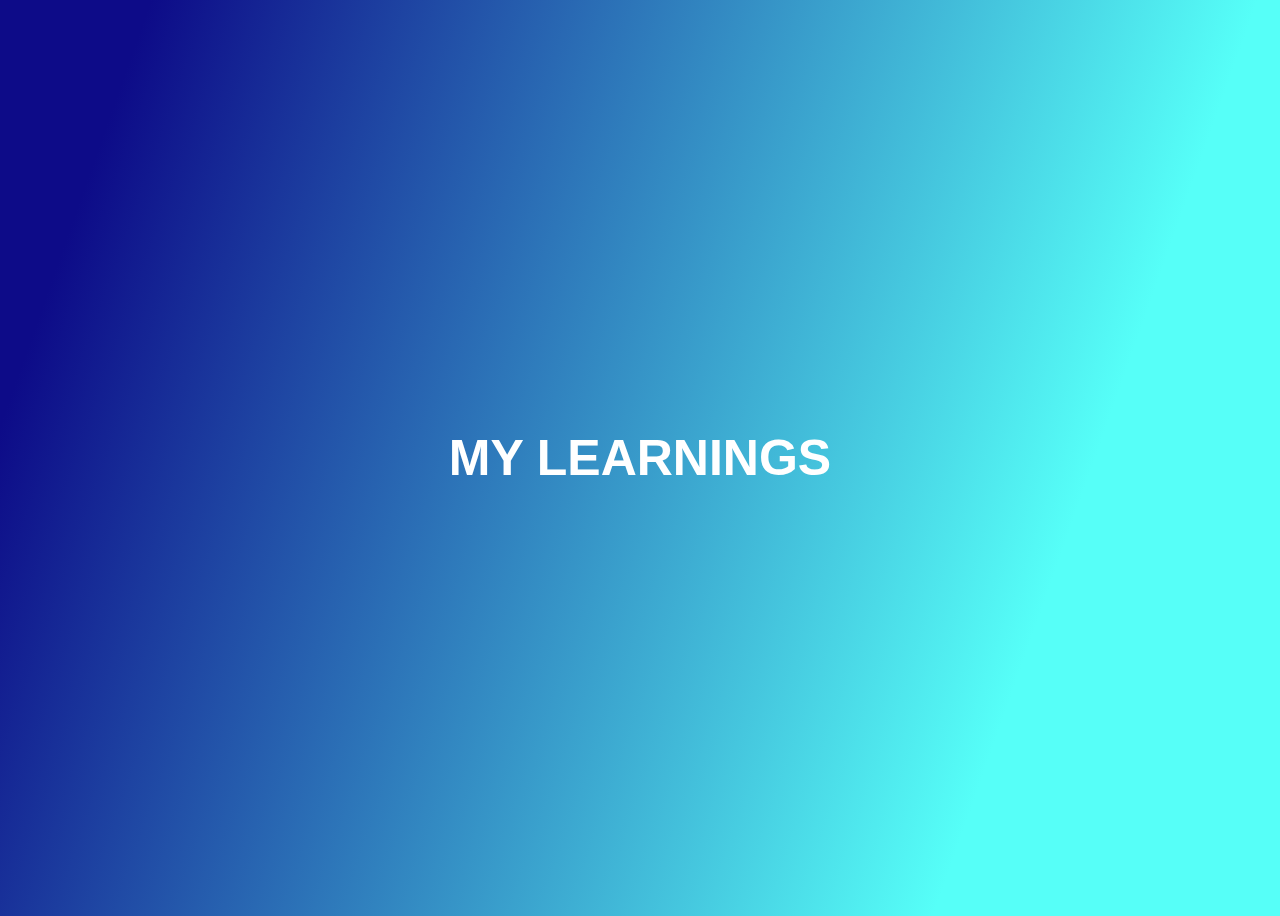
<file: index.html>
<!DOCTYPE html>
<html lang="en">

<head>
    <meta charset="UTF-8" />
    <meta name="viewport" content="width=device-width, initial-scale=1.0" />
    <meta http-equiv="X-UA-Compatible" content="ie=edge" />
    <title>JavaScript Fundamentals – Part 1</title>
    <style>
        body {
            height: 100vh;
            display: flex;
            align-items: center;
            background: linear-gradient(109.5deg, rgb(13, 11, 136) 9.4%, rgb(86, 255, 248) 78.4%);
        }

        h1 {
            font-family: sans-serif;
            font-size: 50px;
            line-height: 1.3;
            width: 100%;
            padding: 30px;
            text-align: center;
            color: white;
        }
    </style>
</head>

<body>
    <h1>MY LEARNINGS</h1>

    <script src = "script.js"></script>
</body>

</html>
</file>
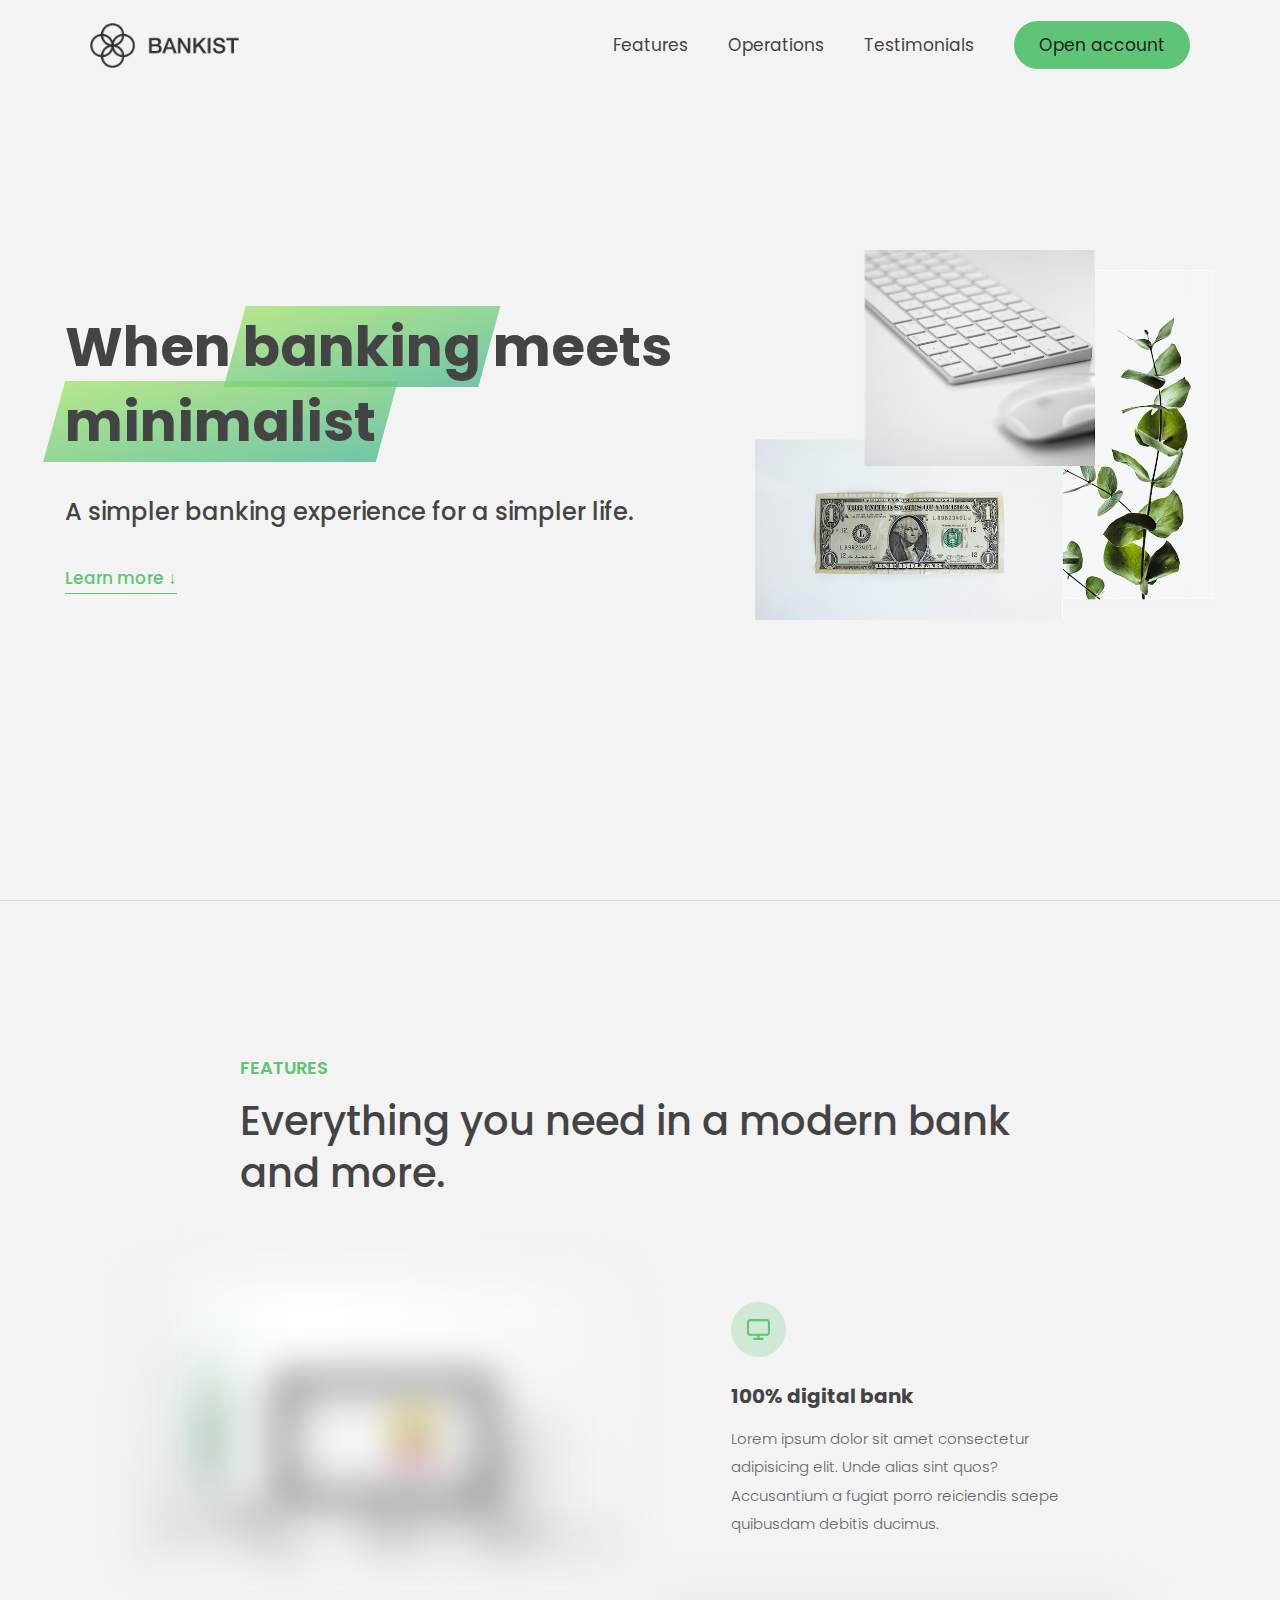
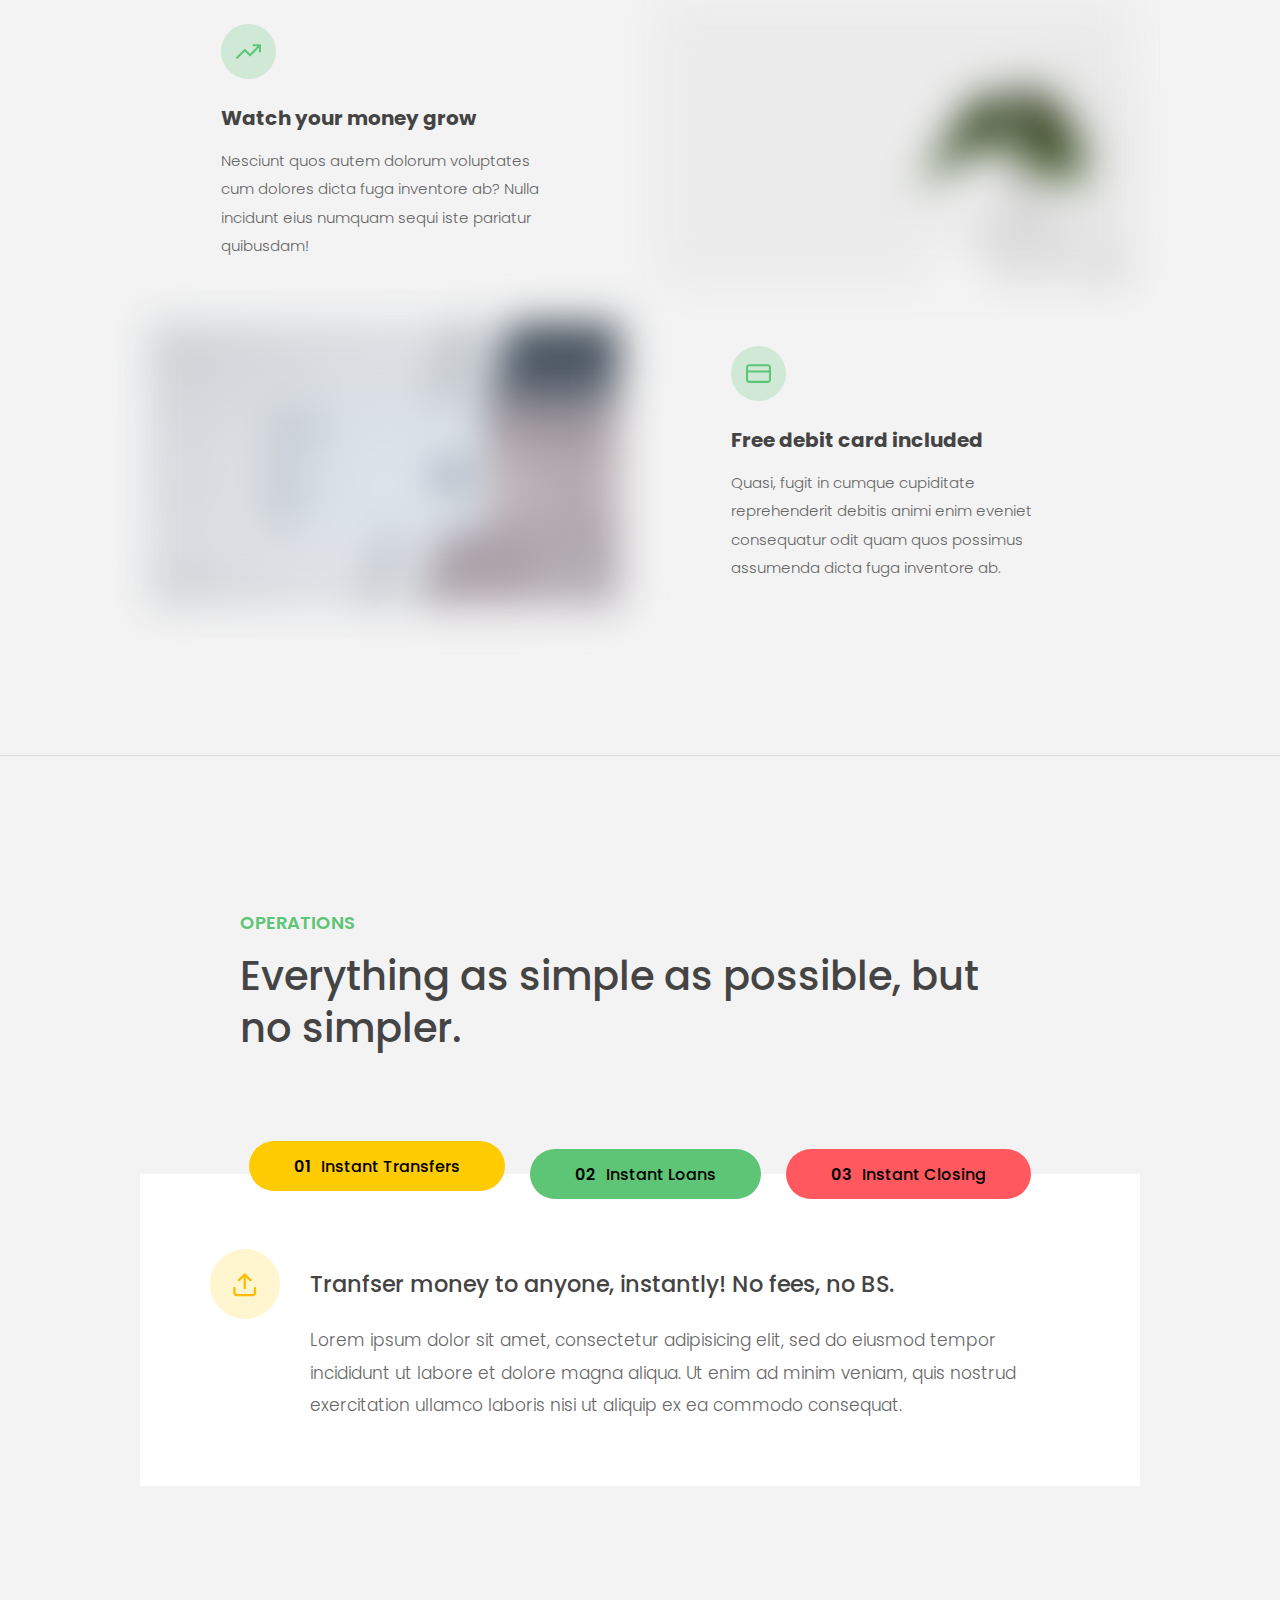
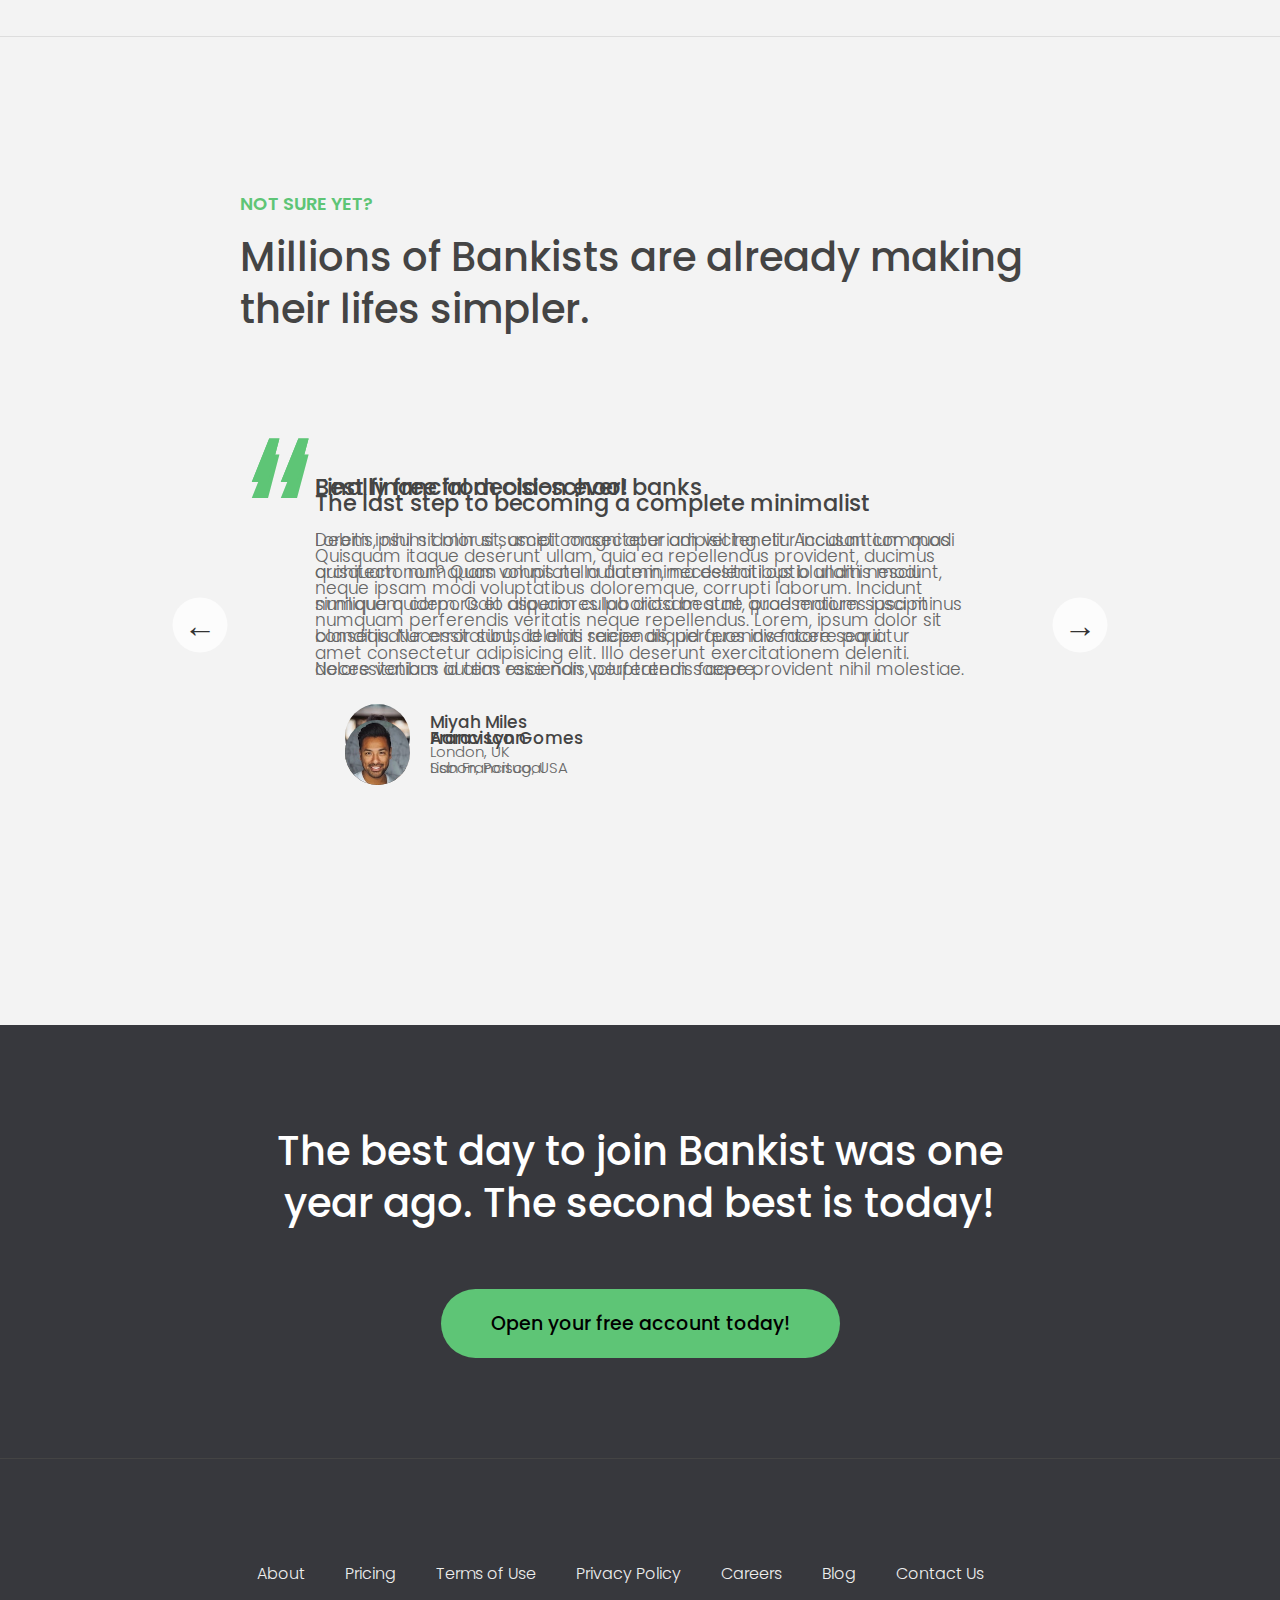
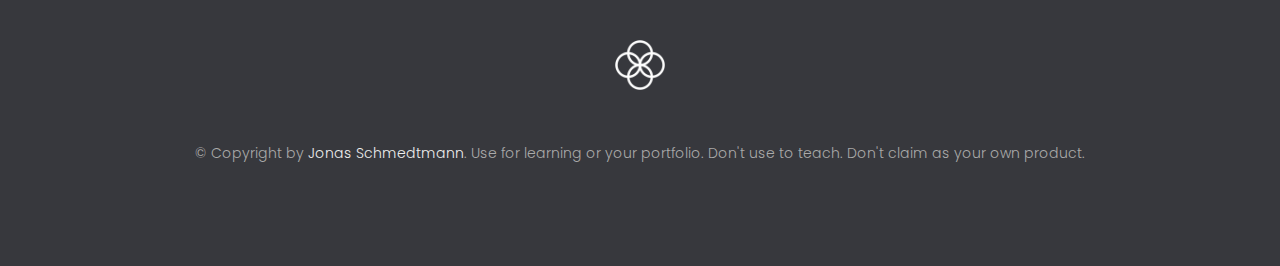
<file: Advanced DOM/index.html>
<!DOCTYPE html>
<html lang="en">
  <head>
    <meta charset="UTF-8" />
    <meta name="viewport" content="width=device-width, initial-scale=1.0" />
    <meta http-equiv="X-UA-Compatible" content="ie=edge" />
    <link rel="shortcut icon" type="image/png" href="img/icon.png" />

    <link
      href="https://fonts.googleapis.com/css?family=Poppins:300,400,500,600&display=swap"
      rel="stylesheet"
    />
    <link rel="stylesheet" href="style.css" />
    <title>Bankist | When Banking meets Minimalist</title>
  </head>
  <body>
    <header class="header">
      <nav class="nav">
        <img
          src="img/logo.png"
          alt="Bankist logo"
          class="nav__logo"
          id="logo"
        />
        <ul class="nav__links">
          <li class="nav__item">
            <a class="nav__link" href="#section--1">Features</a>
          </li>
          <li class="nav__item">
            <a class="nav__link" href="#section--2">Operations</a>
          </li>
          <li class="nav__item">
            <a class="nav__link" href="#section--3">Testimonials</a>
          </li>
          <li class="nav__item">
            <a class="nav__link nav__link--btn btn--show-modal" href="#"
              >Open account</a
            >
          </li>
      </nav>

      <div class="header__title">
        <h1>
          When
          <!-- Green highlight effect -->
          <span class="highlight">banking</span>
          meets<br />
          <span class="highlight">minimalist</span>
        </h1>
        <h4>A simpler banking experience for a simpler life.</h4>
        <button class="btn--text btn--scroll-to">Learn more &DownArrow;</button>
        <img
          src="img/hero.png"
          class="header__img"
          alt="Minimalist bank items"
        />
      </div>
    </header>

    <section class="section" id="section--1">
      <div class="section__title">
        <h2 class="section__description">Features</h2>
        <h3 class="section__header">
          Everything you need in a modern bank and more.
        </h3>
      </div>

      <div class="features">
        <img
          src="img/digital-lazy.jpg"
          data-src="img/digital.jpg"
          alt="Computer"
          class="features__img lazy-img"
        />
        <div class="features__feature">
          <div class="features__icon">
            <svg>
              <use xlink:href="img/icons.svg#icon-monitor"></use>
            </svg>
          </div>
          <h5 class="features__header">100% digital bank</h5>
          <p>
            Lorem ipsum dolor sit amet consectetur adipisicing elit. Unde alias
            sint quos? Accusantium a fugiat porro reiciendis saepe quibusdam
            debitis ducimus.
          </p>
        </div>

        <div class="features__feature">
          <div class="features__icon">
            <svg>
              <use xlink:href="img/icons.svg#icon-trending-up"></use>
            </svg>
          </div>
          <h5 class="features__header">Watch your money grow</h5>
          <p>
            Nesciunt quos autem dolorum voluptates cum dolores dicta fuga
            inventore ab? Nulla incidunt eius numquam sequi iste pariatur
            quibusdam!
          </p>
        </div>
        <img
          src="img/grow-lazy.jpg"
          data-src="img/grow.jpg"
          alt="Plant"
          class="features__img lazy-img"
        />

        <img
          src="img/card-lazy.jpg"
          data-src="img/card.jpg"
          alt="Credit card"
          class="features__img lazy-img"
        />
        <div class="features__feature">
          <div class="features__icon">
            <svg>
              <use xlink:href="img/icons.svg#icon-credit-card"></use>
            </svg>
          </div>
          <h5 class="features__header">Free debit card included</h5>
          <p>
            Quasi, fugit in cumque cupiditate reprehenderit debitis animi enim
            eveniet consequatur odit quam quos possimus assumenda dicta fuga
            inventore ab.
          </p>
        </div>
      </div>
    </section>

    <section class="section" id="section--2">
      <div class="section__title">
        <h2 class="section__description">Operations</h2>
        <h3 class="section__header">
          Everything as simple as possible, but no simpler.
        </h3>
      </div>

      <div class="operations">
        <div class="operations__tab-container">
          <button
            class="btn operations__tab operations__tab--1 operations__tab--active"
            data-tab="1"
          >
            <span>01</span>Instant Transfers
          </button>
          <button class="btn operations__tab operations__tab--2" data-tab="2">
            <span>02</span>Instant Loans
          </button>
          <button class="btn operations__tab operations__tab--3" data-tab="3">
            <span>03</span>Instant Closing
          </button>
        </div>
        <div
          class="operations__content operations__content--1 operations__content--active"
        >
          <div class="operations__icon operations__icon--1">
            <svg>
              <use xlink:href="img/icons.svg#icon-upload"></use>
            </svg>
          </div>
          <h5 class="operations__header">
            Tranfser money to anyone, instantly! No fees, no BS.
          </h5>
          <p>
            Lorem ipsum dolor sit amet, consectetur adipisicing elit, sed do
            eiusmod tempor incididunt ut labore et dolore magna aliqua. Ut enim
            ad minim veniam, quis nostrud exercitation ullamco laboris nisi ut
            aliquip ex ea commodo consequat.
          </p>
        </div>

        <div class="operations__content operations__content--2">
          <div class="operations__icon operations__icon--2">
            <svg>
              <use xlink:href="img/icons.svg#icon-home"></use>
            </svg>
          </div>
          <h5 class="operations__header">
            Buy a home or make your dreams come true, with instant loans.
          </h5>
          <p>
            Duis aute irure dolor in reprehenderit in voluptate velit esse
            cillum dolore eu fugiat nulla pariatur. Excepteur sint occaecat
            cupidatat non proident, sunt in culpa qui officia deserunt mollit
            anim id est laborum.
          </p>
        </div>
        <div class="operations__content operations__content--3">
          <div class="operations__icon operations__icon--3">
            <svg>
              <use xlink:href="img/icons.svg#icon-user-x"></use>
            </svg>
          </div>
          <h5 class="operations__header">
            No longer need your account? No problem! Close it instantly.
          </h5>
          <p>
            Excepteur sint occaecat cupidatat non proident, sunt in culpa qui
            officia deserunt mollit anim id est laborum. Ut enim ad minim
            veniam, quis nostrud exercitation ullamco laboris nisi ut aliquip ex
            ea commodo consequat.
          </p>
        </div>
      </div>
    </section>

    <section class="section" id="section--3">
      <div class="section__title section__title--testimonials">
        <h2 class="section__description">Not sure yet?</h2>
        <h3 class="section__header">
          Millions of Bankists are already making their lifes simpler.
        </h3>
      </div>

      <div class="slider">
        <div class="slide slide--1">
          <div class="testimonial">
            <h5 class="testimonial__header">Best financial decision ever!</h5>
            <blockquote class="testimonial__text">
              Lorem ipsum dolor sit, amet consectetur adipisicing elit.
              Accusantium quas quisquam non? Quas voluptate nulla minima
              deleniti optio ullam nesciunt, numquam corporis et asperiores
              laboriosam sunt, praesentium suscipit blanditiis. Necessitatibus
              id alias reiciendis, perferendis facere pariatur dolore veniam
              autem esse non voluptatem saepe provident nihil molestiae.
            </blockquote>
            <address class="testimonial__author">
              <img src="img/user-1.jpg" alt="" class="testimonial__photo" />
              <h6 class="testimonial__name">Aarav Lynn</h6>
              <p class="testimonial__location">San Francisco, USA</p>
            </address>
          </div>
        </div>

        <div class="slide slide--2">
          <div class="testimonial">
            <h5 class="testimonial__header">
              The last step to becoming a complete minimalist
            </h5>
            <blockquote class="testimonial__text">
              Quisquam itaque deserunt ullam, quia ea repellendus provident,
              ducimus neque ipsam modi voluptatibus doloremque, corrupti
              laborum. Incidunt numquam perferendis veritatis neque repellendus.
              Lorem, ipsum dolor sit amet consectetur adipisicing elit. Illo
              deserunt exercitationem deleniti.
            </blockquote>
            <address class="testimonial__author">
              <img src="img/user-2.jpg" alt="" class="testimonial__photo" />
              <h6 class="testimonial__name">Miyah Miles</h6>
              <p class="testimonial__location">London, UK</p>
            </address>
          </div>
        </div>

        <div class="slide slide--3">
          <div class="testimonial">
            <h5 class="testimonial__header">
              Finally free from old-school banks
            </h5>
            <blockquote class="testimonial__text">
              Debitis, nihil sit minus suscipit magni aperiam vel tenetur
              incidunt commodi architecto numquam omnis nulla autem,
              necessitatibus blanditiis modi similique quidem. Odio aliquam
              culpa dicta beatae quod maiores ipsa minus consequatur error sunt,
              deleniti saepe aliquid quos inventore sequi. Necessitatibus id
              alias reiciendis, perferendis facere.
            </blockquote>
            <address class="testimonial__author">
              <img src="img/user-3.jpg" alt="" class="testimonial__photo" />
              <h6 class="testimonial__name">Francisco Gomes</h6>
              <p class="testimonial__location">Lisbon, Portugal</p>
            </address>
          </div>
        </div>

        <!-- <div class="slide"><img src="img/img-1.jpg" alt="Photo 1" /></div>
        <div class="slide"><img src="img/img-2.jpg" alt="Photo 2" /></div>
        <div class="slide"><img src="img/img-3.jpg" alt="Photo 3" /></div>
        <div class="slide"><img src="img/img-4.jpg" alt="Photo 4" /></div> -->
        <button class="slider__btn slider__btn--left">&larr;</button>
        <button class="slider__btn slider__btn--right">&rarr;</button>
        <div class="dots"></div>
      </div>
    </section>

    <section class="section section--sign-up">
      <div class="section__title">
        <h3 class="section__header">
          The best day to join Bankist was one year ago. The second best is
          today!
        </h3>
      </div>
      <button class="btn btn--show-modal">Open your free account today!</button>
    </section>

    <footer class="footer">
      <ul class="footer__nav">
        <li class="footer__item">
          <a class="footer__link" href="#">About</a>
        </li>
        <li class="footer__item">
          <a class="footer__link" href="#">Pricing</a>
        </li>
        <li class="footer__item">
          <a class="footer__link" href="#">Terms of Use</a>
        </li>
        <li class="footer__item">
          <a class="footer__link" href="#">Privacy Policy</a>
        </li>
        <li class="footer__item">
          <a class="footer__link" href="#">Careers</a>
        </li>
        <li class="footer__item">
          <a class="footer__link" href="#">Blog</a>
        </li>
        <li class="footer__item">
          <a class="footer__link" href="#">Contact Us</a>
        </li>
      </ul>
      <img src="img/icon.png" alt="Logo" class="footer__logo" />
      <p class="footer__copyright">
        &copy; Copyright by
        <a
          class="footer__link twitter-link"
          target="_blank"
          href="https://twitter.com/jonasschmedtman"
          >Jonas Schmedtmann</a
        >. Use for learning or your portfolio. Don't use to teach. Don't claim
        as your own product.
      </p>
    </footer>

    <div class="modal hidden">
      <button class="btn--close-modal">&times;</button>
      <h2 class="modal__header">
        Open your bank account <br />
        in just <span class="highlight">5 minutes</span>
      </h2>
      <form class="modal__form">
        <label>First Name</label>
        <input type="text" />
        <label>Last Name</label>
        <input type="text" />
        <label>Email Address</label>
        <input type="email" />
        <button class="btn">Next step &rarr;</button>
      </form>
    </div>
    <div class="overlay hidden"></div>

    <script src="script.js"></script>
  </body>
</html>
</file>
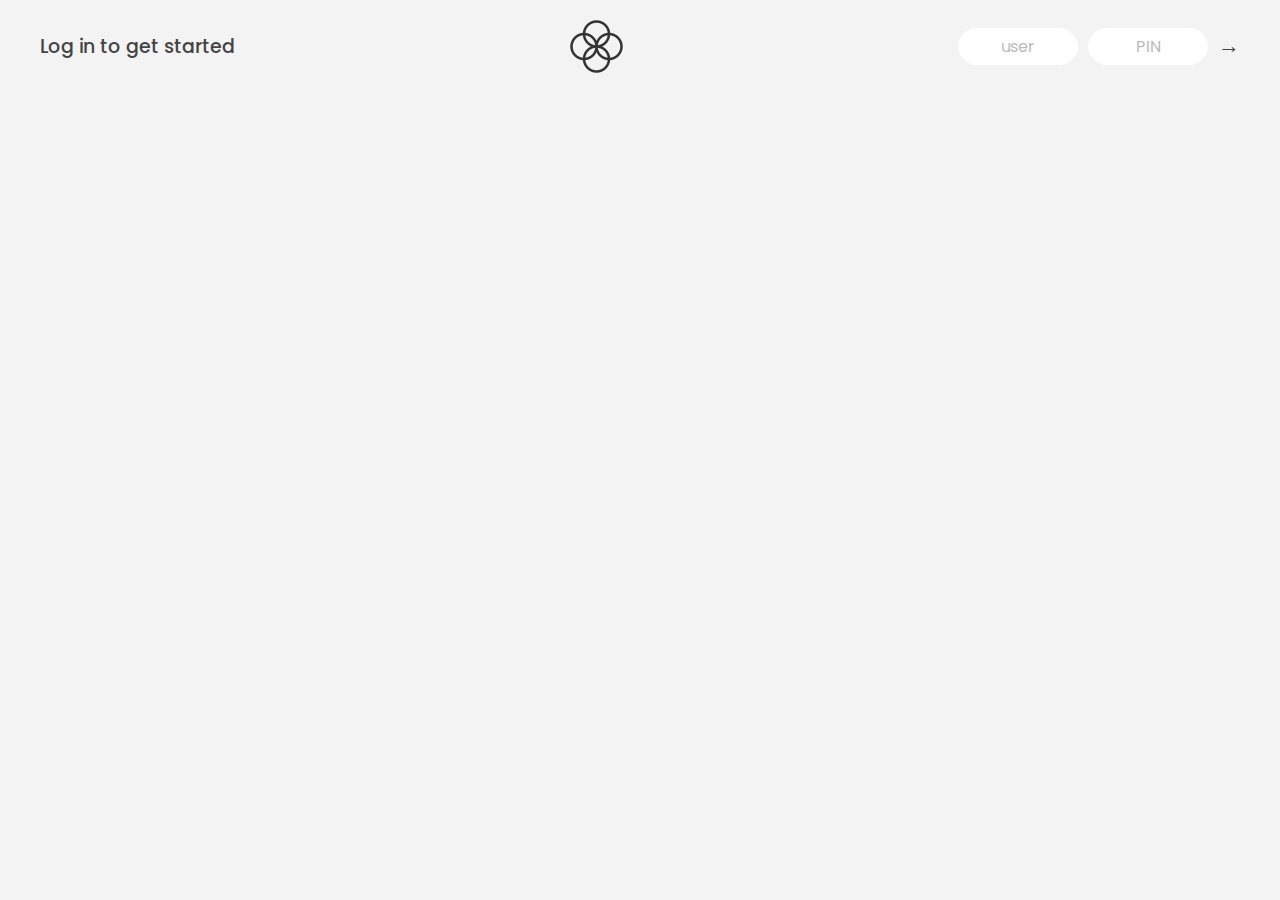
<file: Arrays/index.html>
<!DOCTYPE html>
<html lang="en">
  <head>
    <meta charset="UTF-8" />
    <meta name="viewport" content="width=device-width, initial-scale=1.0" />
    <meta http-equiv="X-UA-Compatible" content="ie=edge" />
    <link rel="shortcut icon" type="image/png" href="/icon.png" />

    <link
      href="https://fonts.googleapis.com/css?family=Poppins:400,500,600&display=swap"
      rel="stylesheet"
    />

    <link rel="stylesheet" href="style.css" />
    <title>Bankist</title>
  </head>
  <body>
    <!-- TOP NAVIGATION -->
    <nav>
      <p class="welcome">Log in to get started</p>
      <img src="logo.png" alt="Logo" class="logo" />
      <form class="login">
        <input
          type="text"
          placeholder="user"
          class="login__input login__input--user"
        />
        <!-- In practice, use type="password" -->
        <input
          type="text"
          placeholder="PIN"
          maxlength="4"
          class="login__input login__input--pin"
        />
        <button class="login__btn">&rarr;</button>
      </form>
    </nav>

    <main class="app">
      <!-- BALANCE -->
      <div class="balance">
        <div>
          <p class="balance__label">Current balance</p>
          <p class="balance__date">
            As of <span class="date">05/03/2037</span>
          </p>
        </div>
        <p class="balance__value">0000€</p>
      </div>

      <!-- MOVEMENTS -->
      <div class="movements">
        <div class="movements__row">
          <div class="movements__type movements__type--deposit">2 deposit</div>
          <div class="movements__date">3 days ago</div>
          <div class="movements__value">4 000€</div>
        </div>
        <div class="movements__row">
          <div class="movements__type movements__type--withdrawal">
            1 withdrawal
          </div>
          <div class="movements__date">24/01/2037</div>
          <div class="movements__value">-378€</div>
        </div>
      </div>

      <!-- SUMMARY -->
      <div class="summary">
        <p class="summary__label">In</p>
        <p class="summary__value summary__value--in">0000€</p>
        <p class="summary__label">Out</p>
        <p class="summary__value summary__value--out">0000€</p>
        <p class="summary__label">Interest</p>
        <p class="summary__value summary__value--interest">0000€</p>
        <button class="btn--sort">&downarrow; SORT</button>
      </div>

      <!-- OPERATION: TRANSFERS -->
      <div class="operation operation--transfer">
        <h2>Transfer money</h2>
        <form class="form form--transfer">
          <input type="text" class="form__input form__input--to" />
          <input type="number" class="form__input form__input--amount" />
          <button class="form__btn form__btn--transfer">&rarr;</button>
          <label class="form__label">Transfer to</label>
          <label class="form__label">Amount</label>
        </form>
      </div>

      <!-- OPERATION: LOAN -->
      <div class="operation operation--loan">
        <h2>Request loan</h2>
        <form class="form form--loan">
          <input type="number" class="form__input form__input--loan-amount" />
          <button class="form__btn form__btn--loan">&rarr;</button>
          <label class="form__label form__label--loan">Amount</label>
        </form>
      </div>

      <!-- OPERATION: CLOSE -->
      <div class="operation operation--close">
        <h2>Close account</h2>
        <form class="form form--close">
          <input type="text" class="form__input form__input--user" />
          <input
            type="password"
            maxlength="6"
            class="form__input form__input--pin"
          />
          <button class="form__btn form__btn--close">&rarr;</button>
          <label class="form__label">Confirm user</label>
          <label class="form__label">Confirm PIN</label>
        </form>
      </div>

      <!-- LOGOUT TIMER -->
      <p class="logout-timer">
        You will be logged out in <span class="timer">05:00</span>
      </p>
    </main>

    <!-- <footer>
      &copy; by Jonas Schmedtmann. Don't claim as your own :)
    </footer> -->

    <script src="script.js"></script>
  </body>
</html>
</file>
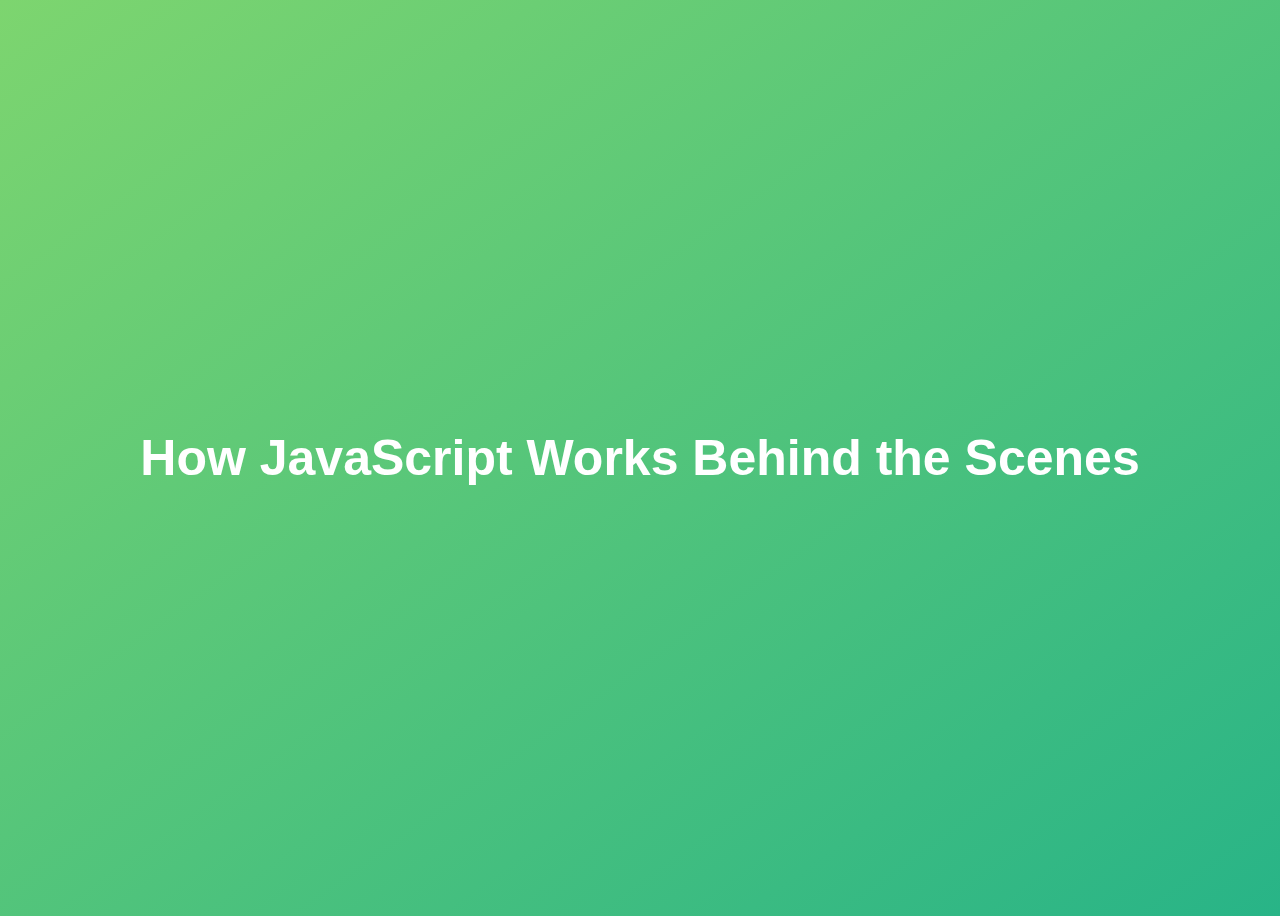
<file: Behind-the -scenes/index.html>
<!DOCTYPE html>
<html lang="en">
  <head>
    <meta charset="UTF-8" />
    <meta name="viewport" content="width=device-width, initial-scale=1.0" />
    <meta http-equiv="X-UA-Compatible" content="ie=edge" />
    <title>How JavaScript Works Behind the Scenes</title>
    <style>
      body {
        height: 100vh;
        display: flex;
        align-items: center;
        background: linear-gradient(to top left, #28b487, #7dd56f);
      }
      h1 {
        font-family: sans-serif;
        font-size: 50px;
        line-height: 1.3;
        width: 100%;
        padding: 30px;
        text-align: center;
        color: white;
      }
    </style>
  </head>
  <body>
    <h1>How JavaScript Works Behind the Scenes</h1>
    <script src="script.js"></script>
  </body>
</html>
</file>
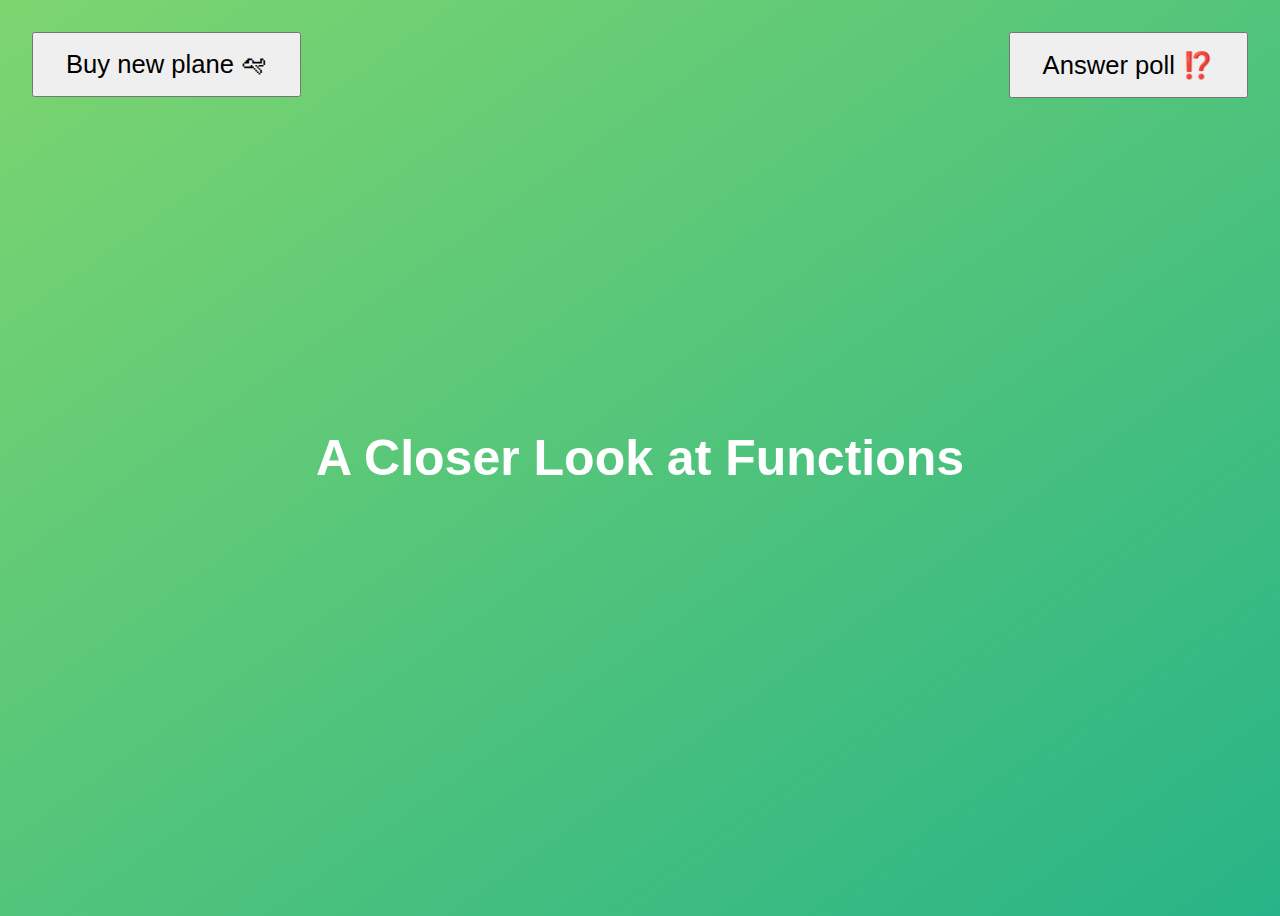
<file: Closer look at Functions/index.html>
<!DOCTYPE html>
<html lang="en">
  <head>
    <meta charset="UTF-8" />
    <meta name="viewport" content="width=device-width, initial-scale=1.0" />
    <meta http-equiv="X-UA-Compatible" content="ie=edge" />
    <title>A Closer Look at Functions</title>
    <style>
      body {
        height: 100vh;
        display: flex;
        align-items: center;
        background: linear-gradient(to top left, #28b487, #7dd56f);
      }
      h1 {
        font-family: sans-serif;
        font-size: 50px;
        line-height: 1.3;
        width: 100%;
        padding: 30px;
        text-align: center;
        color: white;
      }
      .buy,
      .poll {
        font-size: 1.6rem;
        padding: 1rem 2rem;
        position: absolute;
        top: 2rem;
      }
      .buy {
        left: 2rem;
      }
      .poll {
        right: 2rem;
      }
    </style>
  </head>
  <body>
    <h1>A Closer Look at Functions</h1>
    <button class="buy">Buy new plane 🛩</button>
    <button class="poll">Answer poll ⁉️</button>
    <script src="script.js"></script>
  </body>
</html>
</file>
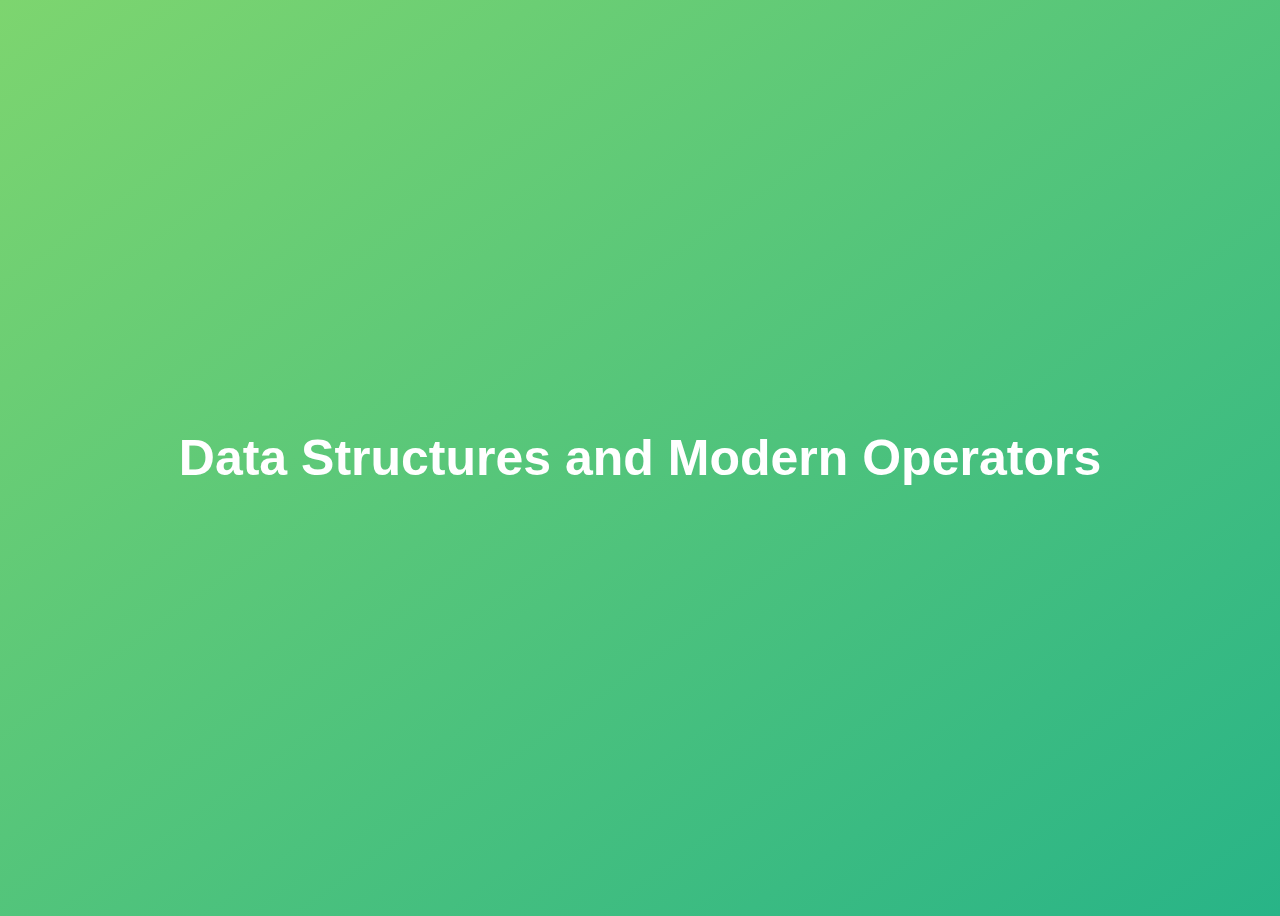
<file: Data structures,Operators & Strings/index.html>
<!DOCTYPE html>
<html lang="en">
  <head>
    <meta charset="UTF-8" />
    <meta name="viewport" content="width=device-width, initial-scale=1.0" />
    <meta http-equiv="X-UA-Compatible" content="ie=edge" />
    <title>Data Structures and Modern Operators</title>
    <style>
      body {
        height: 100vh;
        display: flex;
        align-items: center;
        background: linear-gradient(to top left, #28b487, #7dd56f);
      }
      h1 {
        font-family: sans-serif;
        font-size: 50px;
        line-height: 1.3;
        width: 100%;
        padding: 30px;
        text-align: center;
        color: white;
      }
      button {
        width: 50px;
        height: 20px;
        margin: 10px;
      }
      textarea {
        width: 300px;
        height: 100px;
      }
    </style>
  </head>
  <body>
    <h1>Data Structures and Modern Operators</h1>
    <script src="script.js"></script>
  </body>
</html>
</file>
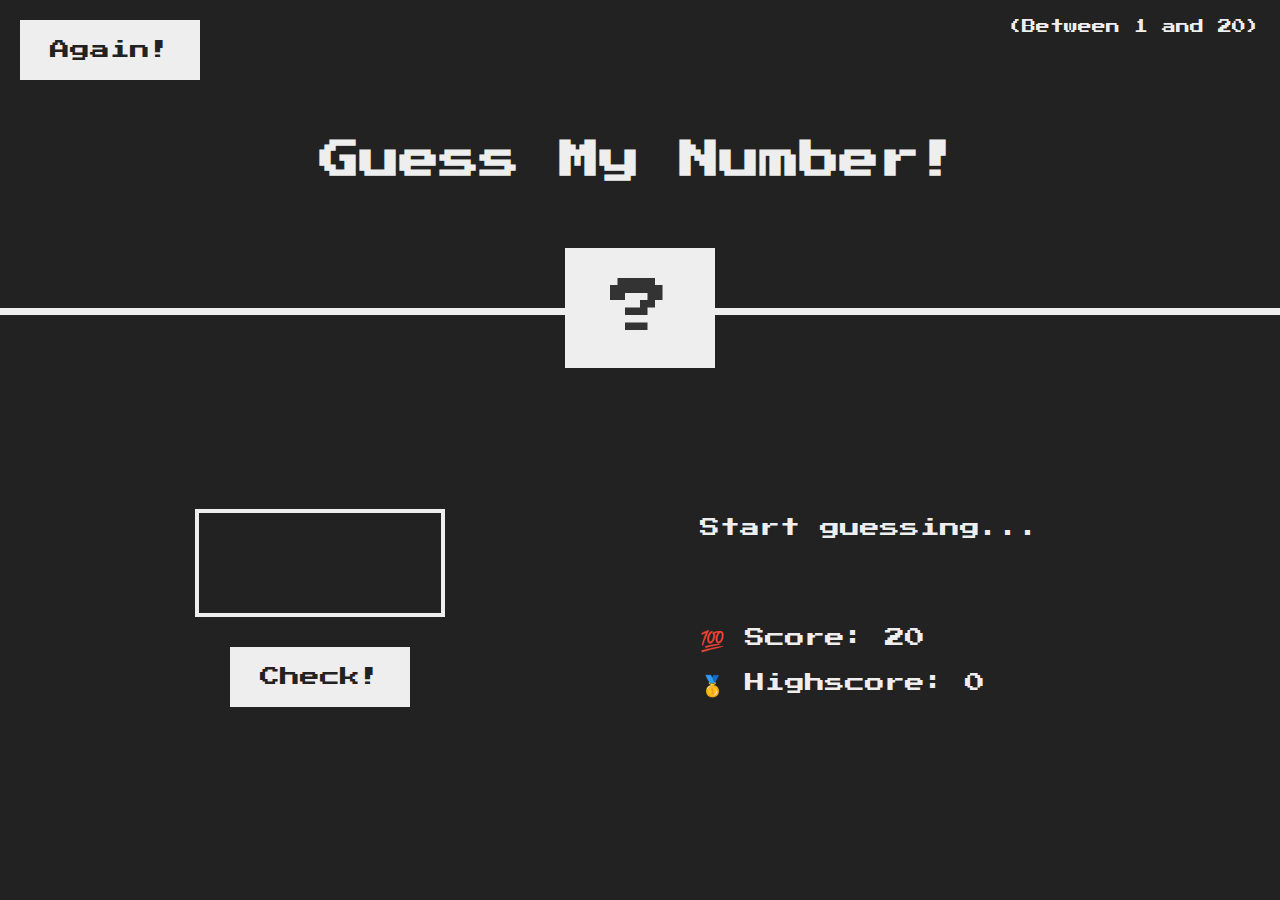
<file: Guess-My-Number/index.html>
<!DOCTYPE html>
<html lang="en">
  <head>
    <meta charset="UTF-8" />
    <meta name="viewport" content="width=device-width, initial-scale=1.0" />
    <meta http-equiv="X-UA-Compatible" content="ie=edge" />
    <link rel="stylesheet" href="style.css" />
    <title>Guess My Number!</title>
  </head>
  <body>
    <header>
      <h1>Guess My Number!</h1>
      <p class="between">(Between 1 and 20)</p>
      <button class="btn again">Again!</button>
      <div class="number">?</div>
    </header>
    <main>
      <section class="left">
        <input type="number" class="guess" />
        <button class="btn check">Check!</button>
      </section>
      <section class="right">
        <p class="message">Start guessing...</p>
        <p class="label-score">💯 Score: <span class="score">20</span></p>
        <p class="label-highscore">
          🥇 Highscore: <span class="highscore">0</span>
        </p>
      </section>
    </main>
    <script src="script.js"></script>
  </body>
</html>
</file>
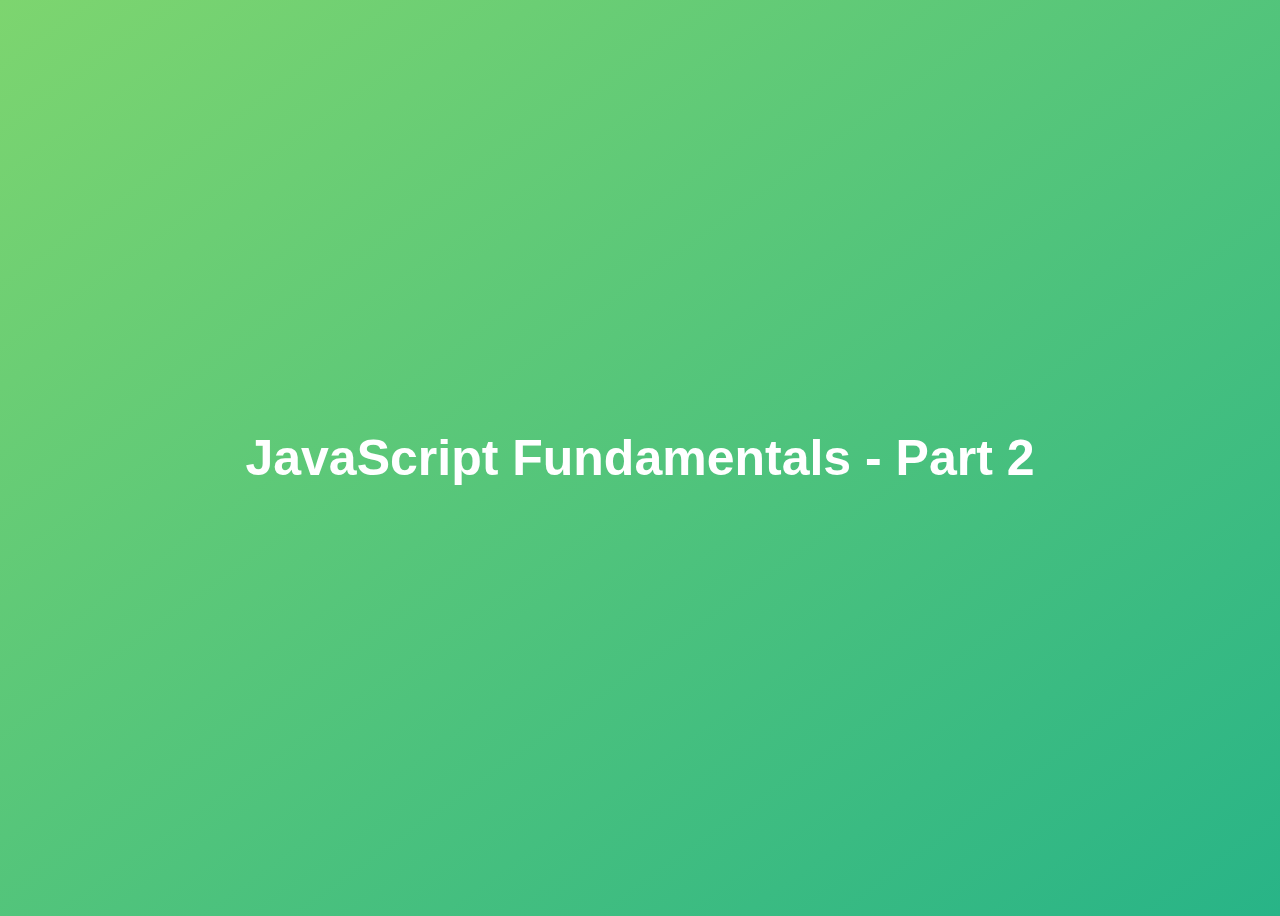
<file: js Fundamentals Part-2/index.html>
<!DOCTYPE html>
<html lang="en">
  <head>
    <meta charset="UTF-8" />
    <meta name="viewport" content="width=device-width, initial-scale=1.0" />
    <meta http-equiv="X-UA-Compatible" content="ie=edge" />
    <title>JavaScript Fundamentals – Part 2</title>
    <style>
      body {
        height: 100vh;
        display: flex;
        align-items: center;
        background: linear-gradient(to top left, #28b487, #7dd56f);
      }
      h1 {
        font-family: sans-serif;
        font-size: 50px;
        line-height: 1.3;
        width: 100%;
        padding: 30px;
        text-align: center;
        color: white;
      }
    </style>
  </head>
  <body>
    <h1>JavaScript Fundamentals - Part 2</h1>
    <script src="script.js"></script>
  </body> 
</html>
</file>
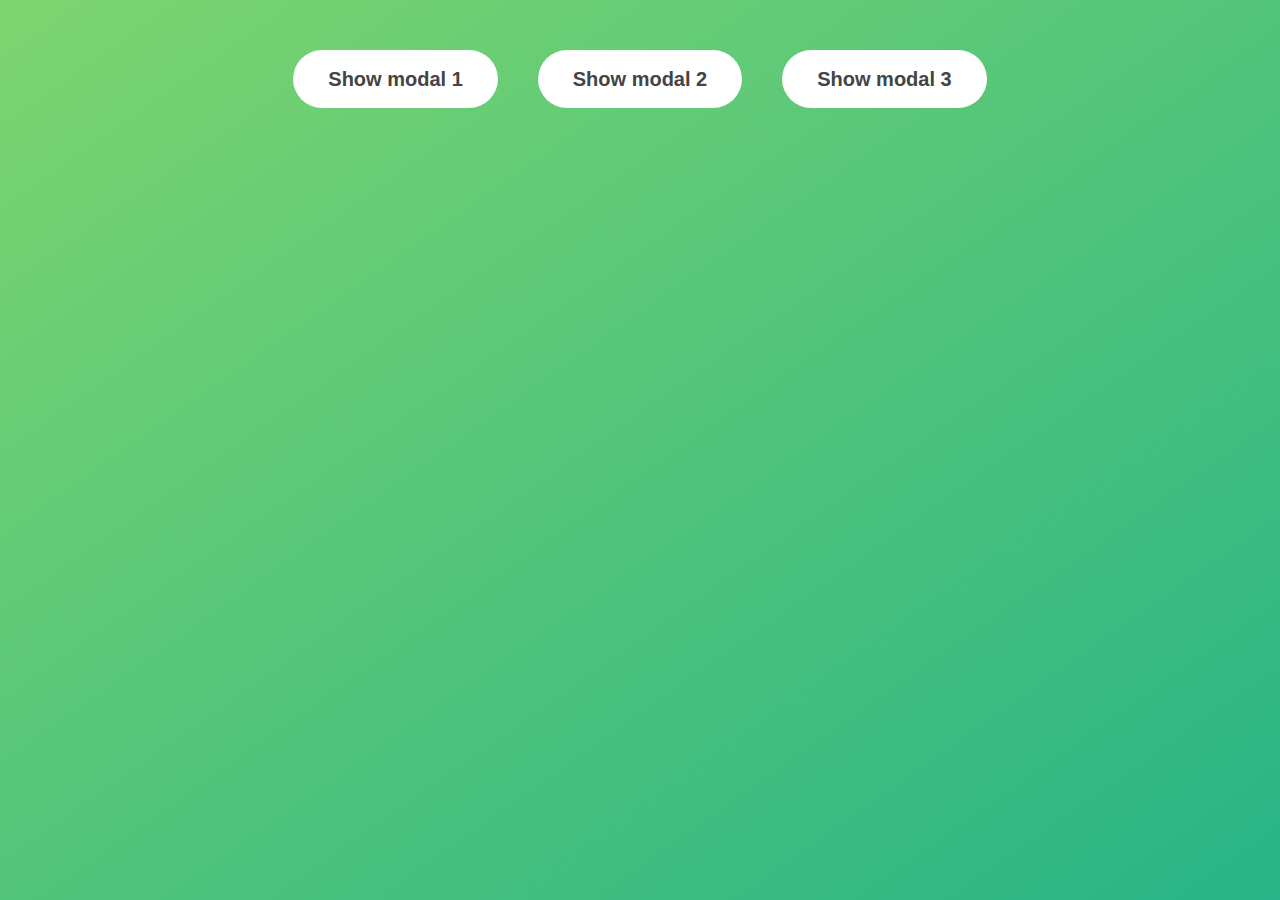
<file: Model/index.html>
<!DOCTYPE html>
<html lang="en">
  <head>
    <meta charset="UTF-8" />
    <meta name="viewport" content="width=device-width, initial-scale=1.0" />
    <meta http-equiv="X-UA-Compatible" content="ie=edge" />
    <link rel="stylesheet" href="style.css" />
    <title>Modal window</title>
  </head>
  <body>
    <button class="show-modal">Show modal 1</button>
    <button class="show-modal">Show modal 2</button>
    <button class="show-modal">Show modal 3</button>

    <div class="modal hidden">
      <button class="close-modal">&times;</button>
      <h1>I'm a modal window 😍</h1>
      <p>
        Lorem ipsum dolor sit amet, consectetur adipisicing elit, sed do eiusmod
        tempor incididunt ut labore et dolore magna aliqua. Ut enim ad minim
        veniam, quis nostrud exercitation ullamco laboris nisi ut aliquip ex ea
        commodo consequat. Duis aute irure dolor in reprehenderit in voluptate
        velit esse cillum dolore eu fugiat nulla pariatur. Excepteur sint
        occaecat cupidatat non proident, sunt in culpa qui officia deserunt
        mollit anim id est laborum.
      </p>
    </div>
    <div class="overlay hidden"></div>

    <script src="script.js"></script>
  </body>
</html>
</file>
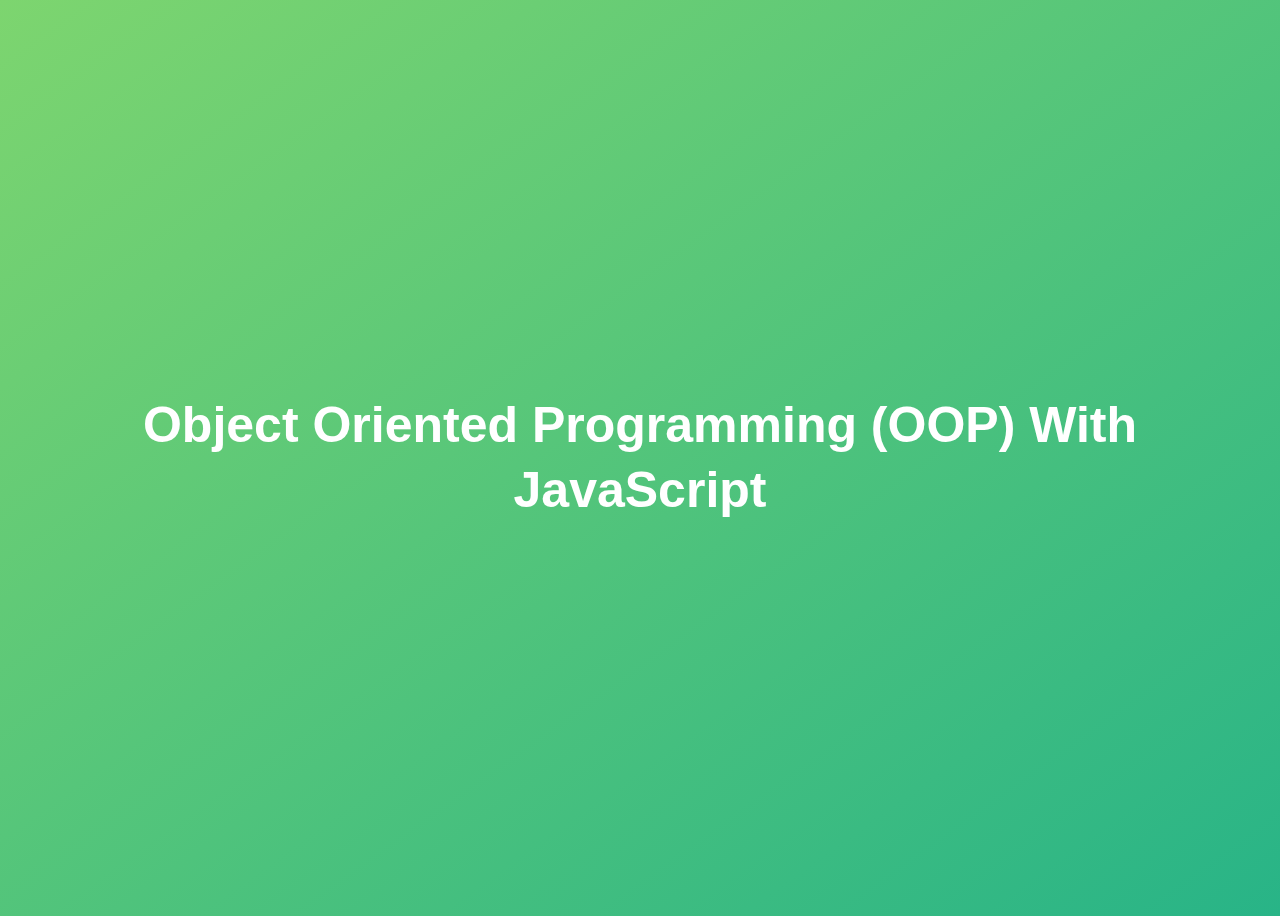
<file: OOP/index.html>
<!DOCTYPE html>
<html lang="en">
  <head>
    <meta charset="UTF-8" />
    <meta name="viewport" content="width=device-width, initial-scale=1.0" />
    <meta http-equiv="X-UA-Compatible" content="ie=edge" />
    <title>Object Oriented Programming (OOP) With JavaScript</title>
    <style>
      body {
        height: 100vh;
        display: flex;
        align-items: center;
        background: linear-gradient(to top left, #28b487, #7dd56f);
      }
      h1 {
        font-family: sans-serif;
        font-size: 50px;
        line-height: 1.3;
        width: 100%;
        padding: 30px;
        text-align: center;
        color: white;
      }
    </style>
    <script defer src="script.js"></script>
  </head>
  <body>
    <h1>Object Oriented Programming (OOP) With JavaScript</h1>
  </body>
</html>
</file>
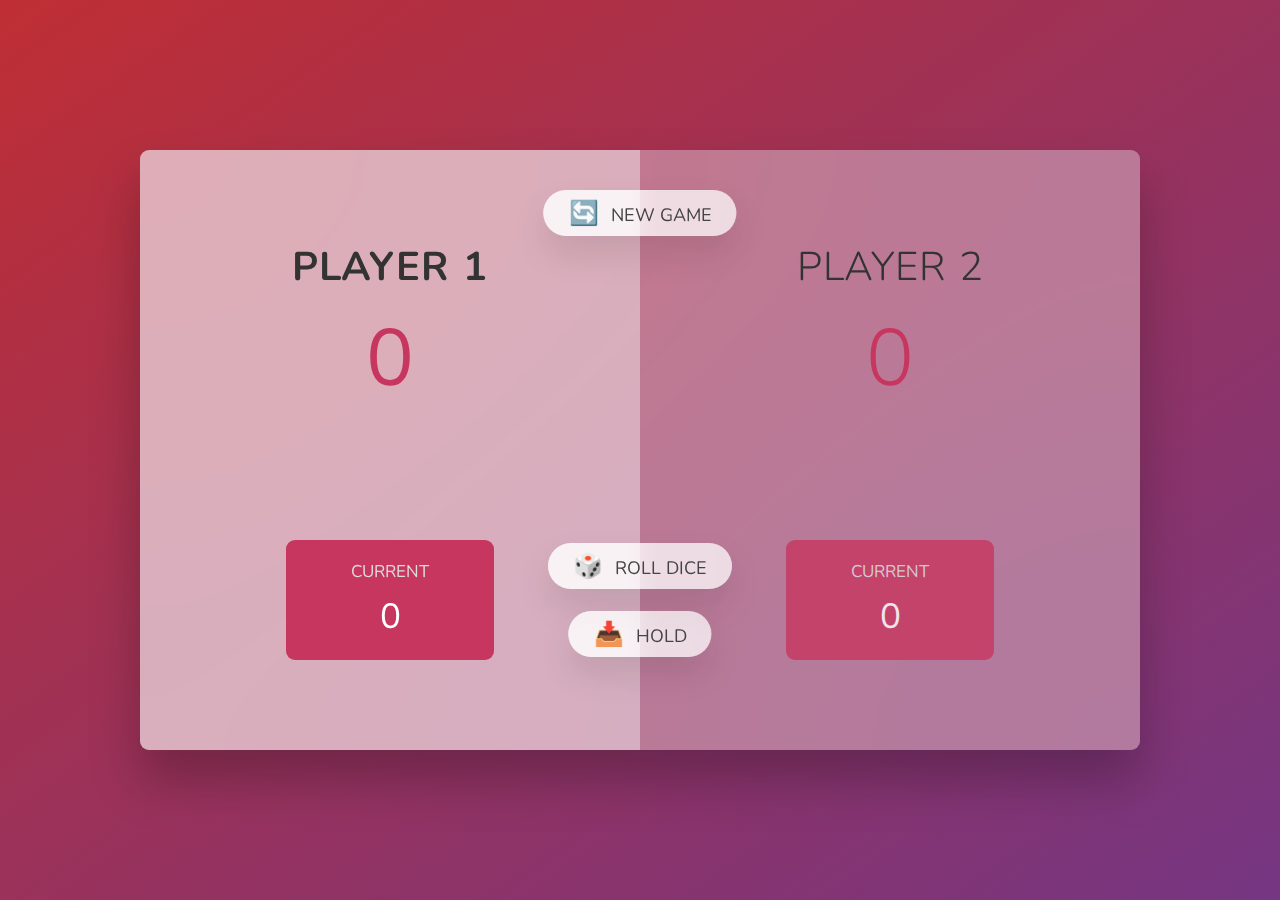
<file: Pig-Game/index.html>
<!DOCTYPE html>
<html lang="en">
  <head>
    <meta charset="UTF-8" />
    <meta name="viewport" content="width=device-width, initial-scale=1.0" />
    <meta http-equiv="X-UA-Compatible" content="ie=edge" />
    <link rel="stylesheet" href="style.css" />
    <title>Pig Game</title>
  </head>
  <body>
    <main>
      <section class="player player--0 player--active">
        <h2 class="name" id="name--0">Player 1</h2>
        <p class="score" id="score--0">43</p>
        <div class="current">
          <p class="current-label">Current</p>
          <p class="current-score" id="current--0">0</p>
        </div>
      </section>
      <section class="player player--1">
        <h2 class="name" id="name--1">Player 2</h2>
        <p class="score" id="score--1">24</p>
        <div class="current">
          <p class="current-label">Current</p>
          <p class="current-score" id="current--1">0</p>
        </div>
      </section>

      <img src="dice-5.png" alt="Playing dice" class="dice" />
      <button class="btn btn--new">🔄 New game</button>
      <button class="btn btn--roll">🎲 Roll dice</button>
      <button class="btn btn--hold">📥 Hold</button>
    </main>
    <script src="script.js"></script>
  </body>
</html>
</file>
<file: Advanced DOM/style.css>
/* The page is NOT responsive. You can implement responsiveness yourself if you wanna have some fun 😃 */

:root {
  --color-primary: #5ec576;
  --color-secondary: #ffcb03;
  --color-tertiary: #ff585f;
  --color-primary-darker: #4bbb7d;
  --color-secondary-darker: #ffbb00;
  --color-tertiary-darker: #fd424b;
  --color-primary-opacity: #5ec5763a;
  --color-secondary-opacity: #ffcd0331;
  --color-tertiary-opacity: #ff58602d;
  --gradient-primary: linear-gradient(to top left, #39b385, #9be15d);
  --gradient-secondary: linear-gradient(to top left, #ffb003, #ffcb03);
}

* {
  margin: 0;
  padding: 0;
  box-sizing: inherit;
}

html {
  font-size: 62.5%;
  box-sizing: border-box;
}

body {
  font-family: 'Poppins', sans-serif;
  font-weight: 300;
  color: #444;
  line-height: 1.9;
  background-color: #f3f3f3;
}

/* GENERAL ELEMENTS */
.section {
  padding: 15rem 3rem;
  border-top: 1px solid #ddd;

  transition: transform 1s, opacity 1s;
}

.section--hidden {
  opacity: 0;
  transform: translateY(8rem);
}

.section__title {
  max-width: 80rem;
  margin: 0 auto 8rem auto;
}

.section__description {
  font-size: 1.8rem;
  font-weight: 600;
  text-transform: uppercase;
  color: var(--color-primary);
  margin-bottom: 1rem;
}

.section__header {
  font-size: 4rem;
  line-height: 1.3;
  font-weight: 500;
}

.btn {
  display: inline-block;
  background-color: var(--color-primary);
  font-size: 1.6rem;
  font-family: inherit;
  font-weight: 500;
  border: none;
  padding: 1.25rem 4.5rem;
  border-radius: 10rem;
  cursor: pointer;
  transition: all 0.3s;
}

.btn:hover {
  background-color: var(--color-primary-darker);
}

.btn--text {
  display: inline-block;
  background: none;
  font-size: 1.7rem;
  font-family: inherit;
  font-weight: 500;
  color: var(--color-primary);
  border: none;
  border-bottom: 1px solid currentColor;
  padding-bottom: 2px;
  cursor: pointer;
  transition: all 0.3s;
}

p {
  color: #666;
}

/* This is BAD for accessibility! Don't do in the real world! */
button:focus {
  outline: none;
}

img {
  transition: filter 0.5s;
}

.lazy-img {
  filter: blur(20px);
}

/* NAVIGATION */
.nav {
  display: flex;
  justify-content: space-between;
  align-items: center;
  height: 9rem;
  width: 100%;
  padding: 0 6rem;
  z-index: 100;
}

/* nav and stickly class at the same time */
.nav.sticky {
  position: fixed;
  background-color: rgba(255, 255, 255, 0.95);
}

.nav__logo {
  height: 4.5rem;
  transition: all 0.3s;
}

.nav__links {
  display: flex;
  align-items: center;
  list-style: none;
}

.nav__item {
  margin-left: 4rem;
}

.nav__link:link,
.nav__link:visited {
  font-size: 1.7rem;
  font-weight: 400;
  color: inherit;
  text-decoration: none;
  display: block;
  transition: all 0.3s;
}

.nav__link--btn:link,
.nav__link--btn:visited {
  padding: 0.8rem 2.5rem;
  border-radius: 3rem;
  background-color: var(--color-primary);
  color: #222;
}

.nav__link--btn:hover,
.nav__link--btn:active {
  color: inherit;
  background-color: var(--color-primary-darker);
  color: #333;
}

/* HEADER */
.header {
  padding: 0 3rem;
  height: 100vh;
  display: flex;
  flex-direction: column;
  align-items: center;
}

.header__title {
  flex: 1;

  max-width: 115rem;
  display: grid;
  grid-template-columns: 3fr 2fr;
  row-gap: 3rem;
  align-content: center;
  justify-content: center;

  align-items: start;
  justify-items: start;
}

h1 {
  font-size: 5.5rem;
  line-height: 1.35;
}

h4 {
  font-size: 2.4rem;
  font-weight: 500;
}

.header__img {
  width: 100%;
  grid-column: 2 / 3;
  grid-row: 1 / span 4;
  transform: translateY(-6rem);
}

.highlight {
  position: relative;
}

.highlight::after {
  display: block;
  content: '';
  position: absolute;
  bottom: 0;
  left: 0;
  height: 100%;
  width: 100%;
  z-index: -1;
  opacity: 0.7;
  transform: scale(1.07, 1.05) skewX(-15deg);
  background-image: var(--gradient-primary);
}

/* FEATURES */
.features {
  display: grid;
  grid-template-columns: 1fr 1fr;
  gap: 4rem;
  margin: 0 12rem;
}

.features__img {
  width: 100%;
}

.features__feature {
  align-self: center;
  justify-self: center;
  width: 70%;
  font-size: 1.5rem;
}

.features__icon {
  display: flex;
  align-items: center;
  justify-content: center;
  background-color: var(--color-primary-opacity);
  height: 5.5rem;
  width: 5.5rem;
  border-radius: 50%;
  margin-bottom: 2rem;
}

.features__icon svg {
  height: 2.5rem;
  width: 2.5rem;
  fill: var(--color-primary);
}

.features__header {
  font-size: 2rem;
  margin-bottom: 1rem;
}

/* OPERATIONS */
.operations {
  max-width: 100rem;
  margin: 12rem auto 0 auto;

  background-color: #fff;
}

.operations__tab-container {
  display: flex;
  justify-content: center;
}

.operations__tab {
  margin-right: 2.5rem;
  transform: translateY(-50%);
}

.operations__tab span {
  margin-right: 1rem;
  font-weight: 600;
  display: inline-block;
}

.operations__tab--1 {
  background-color: var(--color-secondary);
}

.operations__tab--1:hover {
  background-color: var(--color-secondary-darker);
}

.operations__tab--3 {
  background-color: var(--color-tertiary);
  margin: 0;
}

.operations__tab--3:hover {
  background-color: var(--color-tertiary-darker);
}

.operations__tab--active {
  transform: translateY(-66%);
}

.operations__content {
  display: none;

  /* JUST PRESENTATIONAL */
  font-size: 1.7rem;
  padding: 2.5rem 7rem 6.5rem 7rem;
}

.operations__content--active {
  display: grid;
  grid-template-columns: 7rem 1fr;
  column-gap: 3rem;
  row-gap: 0.5rem;
}

.operations__header {
  font-size: 2.25rem;
  font-weight: 500;
  align-self: center;
}

.operations__icon {
  display: flex;
  align-items: center;
  justify-content: center;
  height: 7rem;
  width: 7rem;
  border-radius: 50%;
}

.operations__icon svg {
  height: 2.75rem;
  width: 2.75rem;
}

.operations__content p {
  grid-column: 2;
}

.operations__icon--1 {
  background-color: var(--color-secondary-opacity);
}
.operations__icon--2 {
  background-color: var(--color-primary-opacity);
}
.operations__icon--3 {
  background-color: var(--color-tertiary-opacity);
}
.operations__icon--1 svg {
  fill: var(--color-secondary-darker);
}
.operations__icon--2 svg {
  fill: var(--color-primary);
}
.operations__icon--3 svg {
  fill: var(--color-tertiary);
}

/* SLIDER */
.slider {
  max-width: 100rem;
  height: 50rem;
  margin: 0 auto;
  position: relative;

  /* IN THE END */
  overflow: hidden;
}

.slide {
  position: absolute;
  top: 0;
  width: 100%;
  height: 50rem;

  display: flex;
  align-items: center;
  justify-content: center;

  /* THIS creates the animation! */
  transition: transform 1s;
}

.slide > img {
  /* Only for images that have different size than slide */
  width: 100%;
  height: 100%;
  object-fit: cover;
}

.slider__btn {
  position: absolute;
  top: 50%;
  z-index: 10;

  border: none;
  background: rgba(255, 255, 255, 0.7);
  font-family: inherit;
  color: #333;
  border-radius: 50%;
  height: 5.5rem;
  width: 5.5rem;
  font-size: 3.25rem;
  cursor: pointer;
}

.slider__btn--left {
  left: 6%;
  transform: translate(-50%, -50%);
}

.slider__btn--right {
  right: 6%;
  transform: translate(50%, -50%);
}

.dots {
  position: absolute;
  bottom: 5%;
  left: 50%;
  transform: translateX(-50%);
  display: flex;
}

.dots__dot {
  border: none;
  background-color: #b9b9b9;
  opacity: 0.7;
  height: 1rem;
  width: 1rem;
  border-radius: 50%;
  margin-right: 1.75rem;
  cursor: pointer;
  transition: all 0.5s;

  /* Only necessary when overlying images */
  /* box-shadow: 0 0.6rem 1.5rem rgba(0, 0, 0, 0.7); */
}

.dots__dot:last-child {
  margin: 0;
}

.dots__dot--active {
  /* background-color: #fff; */
  background-color: #888;
  opacity: 1;
}

/* TESTIMONIALS */
.testimonial {
  width: 65%;
  position: relative;
}

.testimonial::before {
  content: '\201C';
  position: absolute;
  top: -5.7rem;
  left: -6.8rem;
  line-height: 1;
  font-size: 20rem;
  font-family: inherit;
  color: var(--color-primary);
  z-index: -1;
}

.testimonial__header {
  font-size: 2.25rem;
  font-weight: 500;
  margin-bottom: 1.5rem;
}

.testimonial__text {
  font-size: 1.7rem;
  margin-bottom: 3.5rem;
  color: #666;
}

.testimonial__author {
  margin-left: 3rem;
  font-style: normal;

  display: grid;
  grid-template-columns: 6.5rem 1fr;
  column-gap: 2rem;
}

.testimonial__photo {
  grid-row: 1 / span 2;
  width: 6.5rem;
  border-radius: 50%;
}

.testimonial__name {
  font-size: 1.7rem;
  font-weight: 500;
  align-self: end;
  margin: 0;
}

.testimonial__location {
  font-size: 1.5rem;
}

.section__title--testimonials {
  margin-bottom: 4rem;
}

/* SIGNUP */
.section--sign-up {
  background-color: #37383d;
  border-top: none;
  border-bottom: 1px solid #444;
  text-align: center;
  padding: 10rem 3rem;
}

.section--sign-up .section__header {
  color: #fff;
  text-align: center;
}

.section--sign-up .section__title {
  margin-bottom: 6rem;
}

.section--sign-up .btn {
  font-size: 1.9rem;
  padding: 2rem 5rem;
}

/* FOOTER */
.footer {
  padding: 10rem 3rem;
  background-color: #37383d;
}

.footer__nav {
  list-style: none;
  display: flex;
  justify-content: center;
  margin-bottom: 5rem;
}

.footer__item {
  margin-right: 4rem;
}

.footer__link {
  font-size: 1.6rem;
  color: #eee;
  text-decoration: none;
}

.footer__logo {
  height: 5rem;
  display: block;
  margin: 0 auto;
  margin-bottom: 5rem;
}

.footer__copyright {
  font-size: 1.4rem;
  color: #aaa;
  text-align: center;
}

.footer__copyright .footer__link {
  font-size: 1.4rem;
}

/* MODAL WINDOW */
.modal {
  position: fixed;
  top: 50%;
  left: 50%;
  transform: translate(-50%, -50%);
  max-width: 60rem;
  background-color: #f3f3f3;
  padding: 5rem 6rem;
  box-shadow: 0 4rem 6rem rgba(0, 0, 0, 0.3);
  z-index: 1000;
  transition: all 0.5s;
}

.overlay {
  position: fixed;
  top: 0;
  left: 0;
  width: 100%;
  height: 100%;
  background-color: rgba(0, 0, 0, 0.5);
  backdrop-filter: blur(4px);
  z-index: 100;
  transition: all 0.5s;
}

.modal__header {
  font-size: 3.25rem;
  margin-bottom: 4.5rem;
  line-height: 1.5;
}

.modal__form {
  margin: 0 3rem;
  display: grid;
  grid-template-columns: 1fr 2fr;
  align-items: center;
  gap: 2.5rem;
}

.modal__form label {
  font-size: 1.7rem;
  font-weight: 500;
}

.modal__form input {
  font-size: 1.7rem;
  padding: 1rem 1.5rem;
  border: 1px solid #ddd;
  border-radius: 0.5rem;
}

.modal__form button {
  grid-column: 1 / span 2;
  justify-self: center;
  margin-top: 1rem;
}

.btn--close-modal {
  font-family: inherit;
  color: inherit;
  position: absolute;
  top: 0.5rem;
  right: 2rem;
  font-size: 4rem;
  cursor: pointer;
  border: none;
  background: none;
}

.hidden {
  visibility: hidden;
  opacity: 0;
}

/* COOKIE MESSAGE */
.cookie-message {
  display: flex;
  align-items: center;
  justify-content: space-evenly;
  width: 100%;
  background-color: white;
  color: #bbb;
  font-size: 1.5rem;
  font-weight: 400;
}
</file>
<file: Arrays/style.css>
/*
 * Use this CSS to learn some intersting techniques,
 * in case you're wondering how I built the UI.
 * Have fun! 😁
 */

* {
  margin: 0;
  padding: 0;
  box-sizing: inherit;
}

html {
  font-size: 62.5%;
  box-sizing: border-box;
}

body {
  font-family: "Poppins", sans-serif;
  color: #444;
  background-color: #f3f3f3;
  height: 100vh;
  padding: 2rem;
}

nav {
  display: flex;
  justify-content: space-between;
  align-items: center;
  padding: 0 2rem;
}

.welcome {
  font-size: 1.9rem;
  font-weight: 500;
}

.logo {
  height: 5.25rem;
}

.login {
  display: flex;
}

.login__input {
  border: none;
  padding: 0.5rem 2rem;
  font-size: 1.6rem;
  font-family: inherit;
  text-align: center;
  width: 12rem;
  border-radius: 10rem;
  margin-right: 1rem;
  color: inherit;
  border: 1px solid #fff;
  transition: all 0.3s;
}

.login__input:focus {
  outline: none;
  border: 1px solid #ccc;
}

.login__input::placeholder {
  color: #bbb;
}

.login__btn {
  border: none;
  background: none;
  font-size: 2.2rem;
  color: inherit;
  cursor: pointer;
  transition: all 0.3s;
}

.login__btn:hover,
.login__btn:focus,
.btn--sort:hover,
.btn--sort:focus {
  outline: none;
  color: #777;
}

/* MAIN */
.app {
  position: relative;
  max-width: 100rem;
  margin: 4rem auto;
  display: grid;
  grid-template-columns: 4fr 3fr;
  grid-template-rows: auto repeat(3, 15rem) auto;
  gap: 2rem;

  /* NOTE This creates the fade in/out anumation */
  opacity: 0;
  transition: all 1s;
}

.balance {
  grid-column: 1 / span 2;
  display: flex;
  align-items: flex-end;
  justify-content: space-between;
  margin-bottom: 2rem;
}

.balance__label {
  font-size: 2.2rem;
  font-weight: 500;
  margin-bottom: -0.2rem;
}

.balance__date {
  font-size: 1.4rem;
  color: #888;
}

.balance__value {
  font-size: 4.5rem;
  font-weight: 400;
}

/* MOVEMENTS */
.movements {
  grid-row: 2 / span 3;
  background-color: #fff;
  border-radius: 1rem;
  overflow: scroll;
}

.movements__row {
  padding: 2.25rem 4rem;
  display: flex;
  align-items: center;
  border-bottom: 1px solid #eee;
}

.movements__type {
  font-size: 1.1rem;
  text-transform: uppercase;
  font-weight: 500;
  color: #fff;
  padding: 0.1rem 1rem;
  border-radius: 10rem;
  margin-right: 2rem;
}

.movements__date {
  font-size: 1.1rem;
  text-transform: uppercase;
  font-weight: 500;
  color: #666;
}

.movements__type--deposit {
  background-image: linear-gradient(to top left, #39b385, #9be15d);
}

.movements__type--withdrawal {
  background-image: linear-gradient(to top left, #e52a5a, #ff585f);
}

.movements__value {
  font-size: 1.7rem;
  margin-left: auto;
}

/* SUMMARY */
.summary {
  grid-row: 5 / 6;
  display: flex;
  align-items: baseline;
  padding: 0 0.3rem;
  margin-top: 1rem;
}

.summary__label {
  font-size: 1.2rem;
  font-weight: 500;
  text-transform: uppercase;
  margin-right: 0.8rem;
}

.summary__value {
  font-size: 2.2rem;
  margin-right: 2.5rem;
}

.summary__value--in,
.summary__value--interest {
  color: #66c873;
}

.summary__value--out {
  color: #f5465d;
}

.btn--sort {
  margin-left: auto;
  border: none;
  background: none;
  font-size: 1.3rem;
  font-weight: 500;
  cursor: pointer;
}

/* OPERATIONS */
.operation {
  border-radius: 1rem;
  padding: 3rem 4rem;
  color: #333;
}

.operation--transfer {
  background-image: linear-gradient(to top left, #ffb003, #ffcb03);
}

.operation--loan {
  background-image: linear-gradient(to top left, #39b385, #9be15d);
}

.operation--close {
  background-image: linear-gradient(to top left, #e52a5a, #ff585f);
}

h2 {
  margin-bottom: 1.5rem;
  font-size: 1.7rem;
  font-weight: 600;
  color: #333;
}

.form {
  display: grid;
  grid-template-columns: 2.5fr 2.5fr 1fr;
  grid-template-rows: auto auto;
  gap: 0.4rem 1rem;
}

/* Exceptions for interst */
.form.form--loan {
  grid-template-columns: 2.5fr 1fr 2.5fr;
}
.form__label--loan {
  grid-row: 2;
}
/* End exceptions */

.form__input {
  width: 100%;
  border: none;
  background-color: rgba(255, 255, 255, 0.4);
  font-family: inherit;
  font-size: 1.5rem;
  text-align: center;
  color: #333;
  padding: 0.3rem 1rem;
  border-radius: 0.7rem;
  transition: all 0.3s;
}

.form__input:focus {
  outline: none;
  background-color: rgba(255, 255, 255, 0.6);
}

.form__label {
  font-size: 1.3rem;
  text-align: center;
}

.form__btn {
  border: none;
  border-radius: 0.7rem;
  font-size: 1.8rem;
  background-color: #fff;
  cursor: pointer;
  transition: all 0.3s;
}

.form__btn:focus {
  outline: none;
  background-color: rgba(255, 255, 255, 0.8);
}

.logout-timer {
  padding: 0 0.3rem;
  margin-top: 1.9rem;
  text-align: right;
  font-size: 1.25rem;
}

.timer {
  font-weight: 600;
}
</file>
<file: Guess-My-Number/style.css>
@import url('https://fonts.googleapis.com/css?family=Press+Start+2P&display=swap');

* {
  margin: 0;
  padding: 0;
  box-sizing: inherit;
}

html {
  font-size: 62.5%;
  box-sizing: border-box;
}

body {
  font-family: 'Press Start 2P', sans-serif;
  color: #eee;
  background-color: #222;
  /* background-color: #60b347; */
}

/* LAYOUT */
header {
  position: relative;
  height: 35vh;
  border-bottom: 7px solid #eee;
}

main {
  height: 65vh;
  color: #eee;
  display: flex;
  align-items: center;
  justify-content: space-around;
}

.left {
  width: 52rem;
  display: flex;
  flex-direction: column;
  align-items: center;
}

.right {
  width: 52rem;
  font-size: 2rem;
}

/* ELEMENTS STYLE */
h1 {
  font-size: 4rem;
  text-align: center;
  position: absolute;
  width: 100%;
  top: 52%;
  left: 50%;
  transform: translate(-50%, -50%);
}

.number {
  background: #eee;
  color: #333;
  font-size: 6rem;
  width: 15rem;
  padding: 3rem 0rem;
  text-align: center;
  position: absolute;
  bottom: 0;
  left: 50%;
  transform: translate(-50%, 50%);
}

.between {
  font-size: 1.4rem;
  position: absolute;
  top: 2rem;
  right: 2rem;
}

.again {
  position: absolute;
  top: 2rem;
  left: 2rem;
}

.guess {
  background: none;
  border: 4px solid #eee;
  font-family: inherit;
  color: inherit;
  font-size: 5rem;
  padding: 2.5rem;
  width: 25rem;
  text-align: center;
  display: block;
  margin-bottom: 3rem;
}

.btn {
  border: none;
  background-color: #eee;
  color: #222;
  font-size: 2rem;
  font-family: inherit;
  padding: 2rem 3rem;
  cursor: pointer;
}

.btn:hover {
  background-color: #ccc;
}

.message {
  margin-bottom: 8rem;
  height: 3rem;
}

.label-score {
  margin-bottom: 2rem;
}
</file>
<file: Model/style.css>
* {
  margin: 0;
  padding: 0;
  box-sizing: inherit;
}

html {
  font-size: 62.5%;
  box-sizing: border-box;
}

body {
  font-family: sans-serif;
  color: #333;
  line-height: 1.5;
  height: 100vh;
  position: relative;
  display: flex;
  align-items: flex-start;
  justify-content: center;
  background: linear-gradient(to top left, #28b487, #7dd56f);
}

.show-modal {
  font-size: 2rem;
  font-weight: 600;
  padding: 1.75rem 3.5rem;
  margin: 5rem 2rem;
  border: none;
  background-color: #fff;
  color: #444;
  border-radius: 10rem;
  cursor: pointer;
}

.close-modal {
  position: absolute;
  top: 1.2rem;
  right: 2rem;
  font-size: 5rem;
  color: #333;
  cursor: pointer;
  border: none;
  background: none;
}

h1 {
  font-size: 2.5rem;
  margin-bottom: 2rem;
}

p {
  font-size: 1.8rem;
}

/* -------------------------- */
/* CLASSES TO MAKE MODAL WORK */
.hidden {
  display: none;
}

.modal {
  position: absolute;
  top: 50%;
  left: 50%;
  transform: translate(-50%, -50%);
  width: 70%;

  background-color: white;
  padding: 6rem;
  border-radius: 5px;
  box-shadow: 0 3rem 5rem rgba(0, 0, 0, 0.3);
  z-index: 10;
}

.overlay {
  position: absolute;
  top: 0;
  left: 0;
  width: 100%;
  height: 100%;
  background-color: rgba(0, 0, 0, 0.6);
  backdrop-filter: blur(3px);
  z-index: 5;
}
</file>
<file: Pig-Game/style.css>
@import url('https://fonts.googleapis.com/css2?family=Nunito&display=swap');

* {
  margin: 0;
  padding: 0;
  box-sizing: inherit;
}

html {
  font-size: 62.5%;
  box-sizing: border-box;
}

body {
  font-family: 'Nunito', sans-serif;
  font-weight: 400;
  height: 100vh;
  color: #333;
  background-image: linear-gradient(to top left, #753682 0%, #bf2e34 100%);
  display: flex;
  align-items: center;
  justify-content: center;
}

/* LAYOUT */
main {
  position: relative;
  width: 100rem;
  height: 60rem;
  background-color: rgba(255, 255, 255, 0.35);
  backdrop-filter: blur(200px);
  filter: blur();
  box-shadow: 0 3rem 5rem rgba(0, 0, 0, 0.25);
  border-radius: 9px;
  overflow: hidden;
  display: flex;
}

.player {
  flex: 50%;
  padding: 9rem;
  display: flex;
  flex-direction: column;
  align-items: center;
  transition: all 0.75s;
}

/* ELEMENTS */
.name {
  position: relative;
  font-size: 4rem;
  text-transform: uppercase;
  letter-spacing: 1px;
  word-spacing: 2px;
  font-weight: 300;
  margin-bottom: 1rem;
}

.score {
  font-size: 8rem;
  font-weight: 300;
  color: #c7365f;
  margin-bottom: auto;
}

.player--active {
  background-color: rgba(255, 255, 255, 0.4);
}
.player--active .name {
  font-weight: 700;
}
.player--active .score {
  font-weight: 400;
}

.player--active .current {
  opacity: 1;
}

.current {
  background-color: #c7365f;
  opacity: 0.8;
  border-radius: 9px;
  color: #fff;
  width: 65%;
  padding: 2rem;
  text-align: center;
  transition: all 0.75s;
}

.current-label {
  text-transform: uppercase;
  margin-bottom: 1rem;
  font-size: 1.7rem;
  color: #ddd;
}

.current-score {
  font-size: 3.5rem;
}

/* ABSOLUTE POSITIONED ELEMENTS */
.btn {
  position: absolute;
  left: 50%;
  transform: translateX(-50%);
  color: #444;
  background: none;
  border: none;
  font-family: inherit;
  font-size: 1.8rem;
  text-transform: uppercase;
  cursor: pointer;
  font-weight: 400;
  transition: all 0.2s;

  background-color: white;
  background-color: rgba(255, 255, 255, 0.6);
  backdrop-filter: blur(10px);

  padding: 0.7rem 2.5rem;
  border-radius: 50rem;
  box-shadow: 0 1.75rem 3.5rem rgba(0, 0, 0, 0.1);
}

.btn::first-letter {
  font-size: 2.4rem;
  display: inline-block;
  margin-right: 0.7rem;
}

.btn--new {
  top: 4rem;
}
.btn--roll {
  top: 39.3rem;
}
.btn--hold {
  top: 46.1rem;
}

.btn:active {
  transform: translate(-50%, 3px);
  box-shadow: 0 1rem 2rem rgba(0, 0, 0, 0.15);
}

.btn:focus {
  outline: none;
}

.dice {
  position: absolute;
  left: 50%;
  top: 16.5rem;
  transform: translateX(-50%);
  height: 10rem;
  box-shadow: 0 2rem 5rem rgba(0, 0, 0, 0.2);
}

.player--winner {
  background-color: #2f2f2f;
}

.player--winner .name {
  font-weight: 700;
  color: #c7365f;
}

.hidden {
  display :none;
}
</file>
